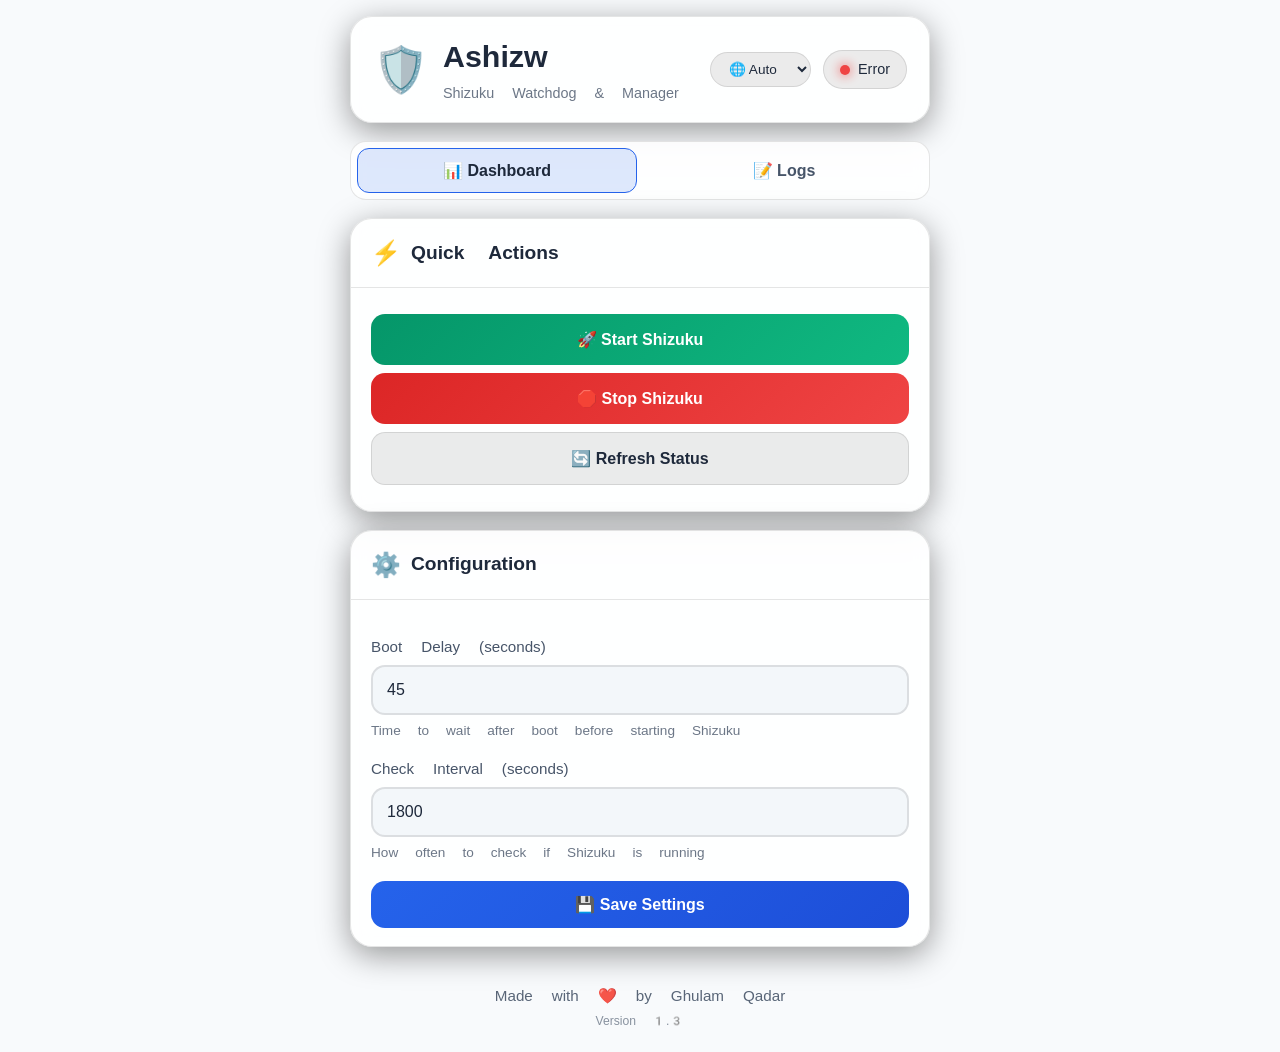
<file: webroot/index.html>
<!DOCTYPE html>
<html lang="en">
<head>
    <meta charset="UTF-8">
    <meta name="viewport" content="width=device-width, initial-scale=1.0, maximum-scale=1.0, user-scalable=yes">
    <title>Ashizw · Shizuku Watchdog</title>
    <link rel="stylesheet" href="style.css">
</head>
<body>
    <div class="app-container">
        <!-- Header -->
        <header class="app-header">
            <div class="header-content">
                <div class="logo">
                    <span class="logo-icon">🛡️</span>
                    <div class="logo-text">
                        <h1>Ashizw</h1>
                        <p class="subtitle">Shizuku Watchdog &amp; Manager</p>
                    </div>
                </div>
                <div class="header-actions">
                    <div class="theme-selector">
                        <select id="themeSelect" title="Select Theme">
                            <option value="auto">🌐 Auto</option>
                            <option value="dark">🌙 Dark</option>
                            <option value="light">☀️ Light</option>
                        </select>
                    </div>
                    <div class="status-badge" id="headerStatus">
                        <span class="status-dot" id="statusDot"></span>
                        <span id="statusText">Checking...</span>
                    </div>
                </div>
            </div>
        </header>

        <!-- API Warning -->
        <div class="api-warning" id="apiWarning">
            ⚠️ KernelSU API not available. Some features may not work.
        </div>

        <!-- Tab Navigation -->
        <nav class="tab-navigation">
            <button class="tab-btn active" id="tabDashboardBtn">📊 Dashboard</button>
            <button class="tab-btn" id="tabLogsBtn">📝 Logs</button>
        </nav>

        <!-- Dashboard Tab -->
        <div id="dashboardTab" class="tab-content active">
            <div class="card">
                <div class="card-header">
                    <span class="card-icon">⚡</span>
                    <h2>Quick Actions</h2>
                </div>
                <div class="card-body">
                    <button class="action-btn btn-success" id="startBtn">
                        🚀 Start Shizuku
                    </button>
                    <button class="action-btn btn-danger" id="stopBtn">
                        🛑 Stop Shizuku
                    </button>
                    <button class="action-btn btn-secondary" id="refreshStatusBtn">
                        🔄 Refresh Status
                    </button>
                </div>
            </div>

            <div class="card">
                <div class="card-header">
                    <span class="card-icon">⚙️</span>
                    <h2>Configuration</h2>
                </div>
                <div class="card-body">
                    <div class="form-group">
                        <label for="bootDelay">Boot Delay (seconds)</label>
                        <input type="number" id="bootDelay" min="1" max="300" value="45">
                        <small class="form-hint">Time to wait after boot before starting Shizuku</small>
                    </div>
                    <div class="form-group">
                        <label for="checkInterval">Check Interval (seconds)</label>
                        <input type="number" id="checkInterval" min="10" max="86400" value="1800">
                        <small class="form-hint">How often to check if Shizuku is running</small>
                    </div>
                    <button class="btn-primary" id="saveConfigBtn">
                        💾 Save Settings
                    </button>
                </div>
            </div>

            <footer class="app-footer">
                <p>Made with ❤️ by Ghulam Qadar</p>
                <p class="version">Version <span id="versionValue">loading...</span></p>
            </footer>
        </div>

        <!-- Logs Tab -->
        <div id="logsTab" class="tab-content">
            <div class="logs-container">
                <div class="logs-header">
                    <div class="logs-title">
                        <span>📝</span>
                        <h2>System Logs</h2>
                    </div>
                    <div class="logs-controls">
                        <button class="btn-small" id="refreshLogsBtn">🔄 Refresh</button>
                        <button class="btn-small" id="clearLogsBtn">🗑️ Clear</button>
                    </div>
                </div>
                <div class="logs-status">
                    <div class="logs-status-left">
                        <span class="live-indicator">
                            <span class="live-dot"></span> LIVE
                        </span>
                        <span class="logs-count" id="logsCount">0 entries</span>
                        <span class="auto-refresh-badge">↻ 15s</span>
                    </div>
                </div>
                <!-- Floating scroll arrows -->
                <div class="scroll-arrows">
                    <button id="scrollTopBtn" title="Scroll to top">↑</button>
                    <button id="scrollBottomBtn" title="Scroll to bottom">↓</button>
                </div>
                <div id="logsContainer" class="logs-content">
                    <div class="log-entry">Loading logs...</div>
                </div>
            </div>
        </div>
    </div>

    <script src="app.js"></script>
</body>
</html>
</file>
<file: webroot/style.css>
/* Ashizw WebUI - Hybrid Mount theme with Light/Dark/Auto support */
* {
    margin: 0;
    padding: 0;
    box-sizing: border-box;
}

:root {
    /* Dark theme (default) */
    --bg-dark: #0f172a;
    --card-bg: rgba(30, 41, 59, 0.7);
    --primary: #3b82f6;
    --primary-dark: #1e4b8f;
    --success: #10b981;
    --success-light: #34d399;
    --danger: #ef4444;
    --danger-light: #f87171;
    --warning: #f59e0b;
    --text: #f1f5f9;
    --text-secondary: #cbd5e1;
    --border: rgba(255, 255, 255, 0.1);
    --input-bg: rgba(0, 0, 0, 0.3);
    --input-bg-focus: rgba(0, 0, 0, 0.5);
    --log-bg: rgba(0, 0, 0, 0.5);
    --log-entry-bg: rgba(255, 255, 255, 0.03);
    --scrollbar-track: rgba(0, 0, 0, 0.2);
    --scrollbar-thumb: rgba(255, 255, 255, 0.15);
    --btn-secondary-bg: rgba(255, 255, 255, 0.1);
    --btn-small-bg: rgba(0, 0, 0, 0.3);
    --btn-small-hover: rgba(255, 255, 255, 0.15);
    --status-badge-bg: rgba(0, 0, 0, 0.3);
    --scroll-arrow-bg: rgba(0, 0, 0, 0.4);
    --scroll-arrow-border: rgba(255, 255, 255, 0.2);
    --scroll-arrow-hover: rgba(255, 255, 255, 0.2);
    --tab-active-bg: rgba(59, 130, 246, 0.2);
    --api-warning-bg: rgba(245, 158, 11, 0.2);
    --logs-status-bg: rgba(0, 0, 0, 0.3);
}

[data-theme="light"] {
    --bg-dark: #f8fafc;
    --card-bg: rgba(255, 255, 255, 0.85);
    --primary: #2563eb;
    --primary-dark: #1d4ed8;
    --success: #059669;
    --success-light: #10b981;
    --danger: #dc2626;
    --danger-light: #ef4444;
    --warning: #d97706;
    --text: #1e293b;
    --text-secondary: #475569;
    --border: rgba(0, 0, 0, 0.1);
    --input-bg: rgba(241, 245, 249, 0.8);
    --input-bg-focus: rgba(241, 245, 249, 1);
    --log-bg: rgba(241, 245, 249, 0.6);
    --log-entry-bg: rgba(0, 0, 0, 0.03);
    --scrollbar-track: rgba(0, 0, 0, 0.1);
    --scrollbar-thumb: rgba(0, 0, 0, 0.2);
    --btn-secondary-bg: rgba(0, 0, 0, 0.08);
    --btn-small-bg: rgba(241, 245, 249, 0.8);
    --btn-small-hover: rgba(0, 0, 0, 0.1);
    --status-badge-bg: rgba(0, 0, 0, 0.08);
    --scroll-arrow-bg: rgba(241, 245, 249, 0.8);
    --scroll-arrow-border: rgba(0, 0, 0, 0.15);
    --scroll-arrow-hover: rgba(0, 0, 0, 0.15);
    --tab-active-bg: rgba(37, 99, 235, 0.15);
    --api-warning-bg: rgba(217, 119, 6, 0.15);
    --logs-status-bg: rgba(0, 0, 0, 0.06);
}

body {
    font-family: -apple-system, BlinkMacSystemFont, 'Segoe UI', Roboto, Oxygen, Ubuntu, 'Apple Color Emoji', 'Segoe UI Emoji', 'Segoe UI Symbol', 'Noto Color Emoji', sans-serif;
    background: var(--bg-dark);
    color: var(--text);
    min-height: 100vh;
    line-height: 1.5;
    padding: 16px;
    -webkit-font-smoothing: antialiased;
    -moz-osx-font-smoothing: grayscale;
}

.app-container {
    max-width: 580px;
    margin: 0 auto;
}

/* Header */
.app-header {
    margin-bottom: 18px;
    padding: 18px 22px;
    background: var(--card-bg);
    backdrop-filter: blur(10px);
    border-radius: 22px;
    box-shadow: 0 8px 32px rgba(0,0,0,0.4);
    border: 1px solid var(--border);
}

.header-content {
    display: flex;
    justify-content: space-between;
    align-items: center;
    flex-wrap: wrap;
    gap: 12px;
}

.header-actions {
    display: flex;
    align-items: center;
    gap: 12px;
    flex-wrap: wrap;
}

.theme-selector {
    display: flex;
    align-items: center;
}

.theme-selector select {
    padding: 8px 14px;
    border-radius: 30px;
    border: 1px solid var(--border);
    background: var(--status-badge-bg);
    color: var(--text);
    font-size: 0.85em;
    font-weight: 500;
    cursor: pointer;
    backdrop-filter: blur(4px);
    transition: transform 0.2s ease, opacity 0.2s ease;
    outline: none;
}

.theme-selector select:hover {
    background: var(--btn-small-hover);
}

.theme-selector select:focus {
    border-color: var(--primary);
}

.theme-selector select option {
    background: var(--card-bg);
    color: var(--text);
}

.logo {
    display: flex;
    align-items: center;
    gap: 14px;
}

.logo-icon {
    font-size: 2.8em;
}

.logo-text h1 {
    font-size: 1.9em;
    margin-bottom: 2px;
}

.subtitle {
    opacity: 0.8;
    font-size: 0.9em;
    color: var(--text-secondary);
}

.status-badge {
    display: flex;
    align-items: center;
    gap: 8px;
    padding: 8px 16px;
    background: var(--status-badge-bg);
    border-radius: 40px;
    font-size: 0.9em;
    backdrop-filter: blur(4px);
    border: 1px solid var(--border);
}

.api-warning {
    background: var(--api-warning-bg);
    border: 1px solid var(--warning);
    color: var(--warning);
    padding: 10px 16px;
    border-radius: 30px;
    margin-bottom: 16px;
    font-size: 14px;
    display: none;
    align-items: center;
    gap: 8px;
}

.status-dot {
    width: 10px;
    height: 10px;
    border-radius: 50%;
    background: #94a3b8;
    animation: shadow-pulse 2s ease-in-out infinite;
}

.status-dot.running {
    background: var(--success-light);
    box-shadow: 0 0 12px var(--success-light);
}

.status-dot.stopped {
    background: var(--danger-light);
    box-shadow: 0 0 12px var(--danger-light);
}

/* Tabs */
.tab-navigation {
    display: flex;
    gap: 8px;
    margin-bottom: 18px;
    background: var(--card-bg);
    backdrop-filter: blur(10px);
    padding: 6px;
    border-radius: 16px;
    border: 1px solid var(--border);
}

.tab-btn {
    flex: 1;
    display: flex;
    align-items: center;
    justify-content: center;
    gap: 8px;
    padding: 12px;
    background: transparent;
    border: none;
    border-radius: 12px;
    color: var(--text-secondary);
    font-size: 1em;
    font-weight: 600;
    cursor: pointer;
    transition: transform 0.2s ease, opacity 0.2s ease;
}

.tab-btn.active {
    background: var(--tab-active-bg);
    color: var(--text);
    border: 1px solid var(--primary);
}

.tab-btn:focus,
.tab-btn:focus-visible {
    outline: none;
    box-shadow: none;
}

.tab-content {
    display: none;
}

.tab-content.active {
    display: block;
}

/* Cards */
.card {
    background: var(--card-bg);
    backdrop-filter: blur(10px);
    border-radius: 22px;
    margin-bottom: 18px;
    box-shadow: 0 8px 32px rgba(0,0,0,0.4);
    border: 1px solid var(--border);
}

.card-header {
    display: flex;
    align-items: center;
    gap: 10px;
    padding: 16px 20px;
    border-bottom: 1px solid var(--border);
}

.card-icon {
    font-size: 1.5em;
}

.card-header h2 {
    font-size: 1.2em;
    font-weight: 600;
}

.card-body {
    padding: 18px 20px;
}

/* Buttons */
.action-btn {
    display: flex;
    align-items: center;
    justify-content: center;
    gap: 10px;
    width: 100%;
    padding: 16px;
    margin: 8px 0;
    border: none;
    border-radius: 14px;
    font-size: 1em;
    font-weight: 600;
    cursor: pointer;
    transition: transform 0.2s ease, opacity 0.2s ease;
}

.action-btn:hover {
    transform: translateY(-2px);
    box-shadow: 0 8px 20px rgba(0,0,0,0.5);
}

.action-btn:active {
    transform: scale(0.98);
    transition: transform 0.1s;
}

.btn-success {
    background: linear-gradient(135deg, var(--success), var(--success-light));
    color: white;
}

.btn-danger {
    background: linear-gradient(135deg, var(--danger), var(--danger-light));
    color: white;
}

.btn-secondary {
    background: var(--btn-secondary-bg);
    color: var(--text);
    border: 1px solid var(--border);
}

.btn-primary {
    display: flex;
    align-items: center;
    justify-content: center;
    gap: 8px;
    width: 100%;
    padding: 14px;
    margin-top: 12px;
    border: none;
    border-radius: 14px;
    background: linear-gradient(135deg, var(--primary), var(--primary-dark));
    color: white;
    font-size: 1em;
    font-weight: 600;
    cursor: pointer;
    transition: transform 0.2s ease, opacity 0.2s ease;
}

.btn-primary:active {
    transform: scale(0.98);
    transition: transform 0.1s;
}

.btn-primary:focus,
.action-btn:focus,
.btn-small:focus {
    outline: none;
    box-shadow: none;
}

/* Form */
.form-group {
    margin: 18px 0;
}

.form-group label {
    display: block;
    margin-bottom: 6px;
    font-weight: 500;
    color: var(--text-secondary);
    font-size: 0.95em;
}

.form-group input[type="number"] {
    width: 100%;
    padding: 14px;
    border: 2px solid var(--border);
    border-radius: 14px;
    background: var(--input-bg);
    color: var(--text);
    font-size: 1em;
}

.form-group input:focus {
    outline: none;
    border-color: var(--primary);
    background: var(--input-bg-focus);
}

.form-hint {
    display: block;
    margin-top: 5px;
    font-size: 0.85em;
    color: var(--text-secondary);
    opacity: 0.8;
}

/* Logs container */
.logs-container {
    background: var(--card-bg);
    backdrop-filter: blur(10px);
    border-radius: 22px;
    overflow: hidden;
    box-shadow: 0 8px 32px rgba(0,0,0,0.4);
    display: flex;
    flex-direction: column;
    border: 1px solid var(--border);
    position: relative;
}

.logs-header {
    display: flex;
    justify-content: space-between;
    align-items: center;
    padding: 16px 20px;
    border-bottom: 1px solid var(--border);
}

.logs-title {
    display: flex;
    align-items: center;
    gap: 8px;
}

.logs-title h2 {
    font-size: 1.2em;
}

.logs-controls {
    display: flex;
    gap: 8px;
    align-items: center;
}

.btn-small {
    display: flex;
    align-items: center;
    gap: 4px;
    padding: 8px 14px;
    border: none;
    border-radius: 30px;
    background: var(--btn-small-bg);
    color: var(--text);
    font-size: 0.9em;
    cursor: pointer;
    border: 1px solid var(--border);
    transition: background-color 0.3s ease;
}

.btn-small:hover {
    background: var(--btn-small-hover);
}

.btn-small:active {
    transform: scale(0.96);
    transition: transform 0.1s;
}

/* Floating scroll buttons */
.scroll-arrows {
    position: absolute;
    right: 8px;
    top: 50%;
    transform: translateY(-50%);
    display: flex;
    flex-direction: column;
    gap: 8px;
    z-index: 10;
}
.scroll-arrows button {
    pointer-events: auto;
    background: var(--scroll-arrow-bg);
    border: 1px solid var(--scroll-arrow-border);
    color: var(--text);
    width: 40px;
    height: 40px;
    border-radius: 50%;
    font-size: 1.4em;
    display: flex;
    align-items: center;
    justify-content: center;
    cursor: pointer;
    opacity: 0.6;
    backdrop-filter: blur(4px);
    transition: opacity 0.2s, background 0.2s, transform 0.1s;
    box-shadow: 0 2px 8px rgba(0,0,0,0.3);
}
.scroll-arrows button:hover {
    opacity: 1;
    background: var(--scroll-arrow-hover);
}
.scroll-arrows button:active {
    transform: scale(0.9);
    transition: transform 0.1s;
}
.scroll-arrows button:focus {
    outline: none;
    box-shadow: none;
}

.logs-status {
    display: flex;
    justify-content: space-between;
    align-items: center;
    padding: 12px 20px;
    background: var(--logs-status-bg);
    border-bottom: 1px solid var(--border);
    font-size: 0.9em;
}

.logs-status-left {
    display: flex;
    align-items: center;
    gap: 15px;
}

.live-indicator {
    display: flex;
    align-items: center;
    gap: 5px;
    color: var(--danger-light);
    font-weight: 600;
    animation: shadow-pulse 2s ease-in-out infinite;
}

.logs-count {
    color: var(--text-secondary);
}

.logs-content {
    flex: 1;
    overflow-y: auto;
    padding: 15px;
    background: var(--log-bg);
    font-family: 'Courier New', monospace;
    font-size: 0.9em;
    max-height: 60vh;
    min-height: 350px;
}

.log-entry {
    padding: 8px 12px;
    margin: 6px 0;
    background: var(--log-entry-bg);
    border-radius: 8px;
    border-left: 4px solid var(--primary);
    word-break: break-word;
    white-space: pre-wrap;
    color: var(--text-secondary);
}

.log-entry.error {
    border-left-color: var(--danger);
}

.log-entry.success {
    border-left-color: var(--success);
}

.log-entry.warning {
    border-left-color: var(--warning);
}

/* Footer */
.app-footer {
    text-align: center;
    padding: 20px 10px 5px;
    opacity: 0.9;
    font-size: 0.95em;
    color: var(--text-secondary);
}

.version {
    margin-top: 5px;
    font-size: 0.8em;
    opacity: 0.7;
}

.loading {
    animation: pulse 1.5s ease-in-out infinite;
    opacity: 0.7;
}

@keyframes shadow-pulse {
    0%, 100% { box-shadow: 0 0 12px var(--success-light); }
    50% { box-shadow: 0 0 6px var(--success-light); }
}

@keyframes pulse {
    0%, 100% { opacity: 1; }
    50% { opacity: 0.6; }
}

/* Scrollbar */
.logs-content::-webkit-scrollbar {
    width: 6px;
}
.logs-content::-webkit-scrollbar-track {
    background: var(--scrollbar-track);
}
.logs-content::-webkit-scrollbar-thumb {
    background: var(--scrollbar-thumb);
    border-radius: 4px;
}

@media (max-width: 500px) {
    body { padding: 8px; }
    .app-container { max-width: 100%; }
    .header-content { flex-direction: column; text-align: center; }
    .logo { flex-direction: column; }
    .tab-navigation { flex-direction: column; }
    .logs-status { flex-direction: column; align-items: flex-start; gap: 8px; }
    .scroll-arrows { right: 4px; }
    .scroll-arrows button { width: 36px; height: 36px; font-size: 1.2em; }
}

button:disabled {
    opacity: 0.5;
    pointer-events: none;
}
</file>
